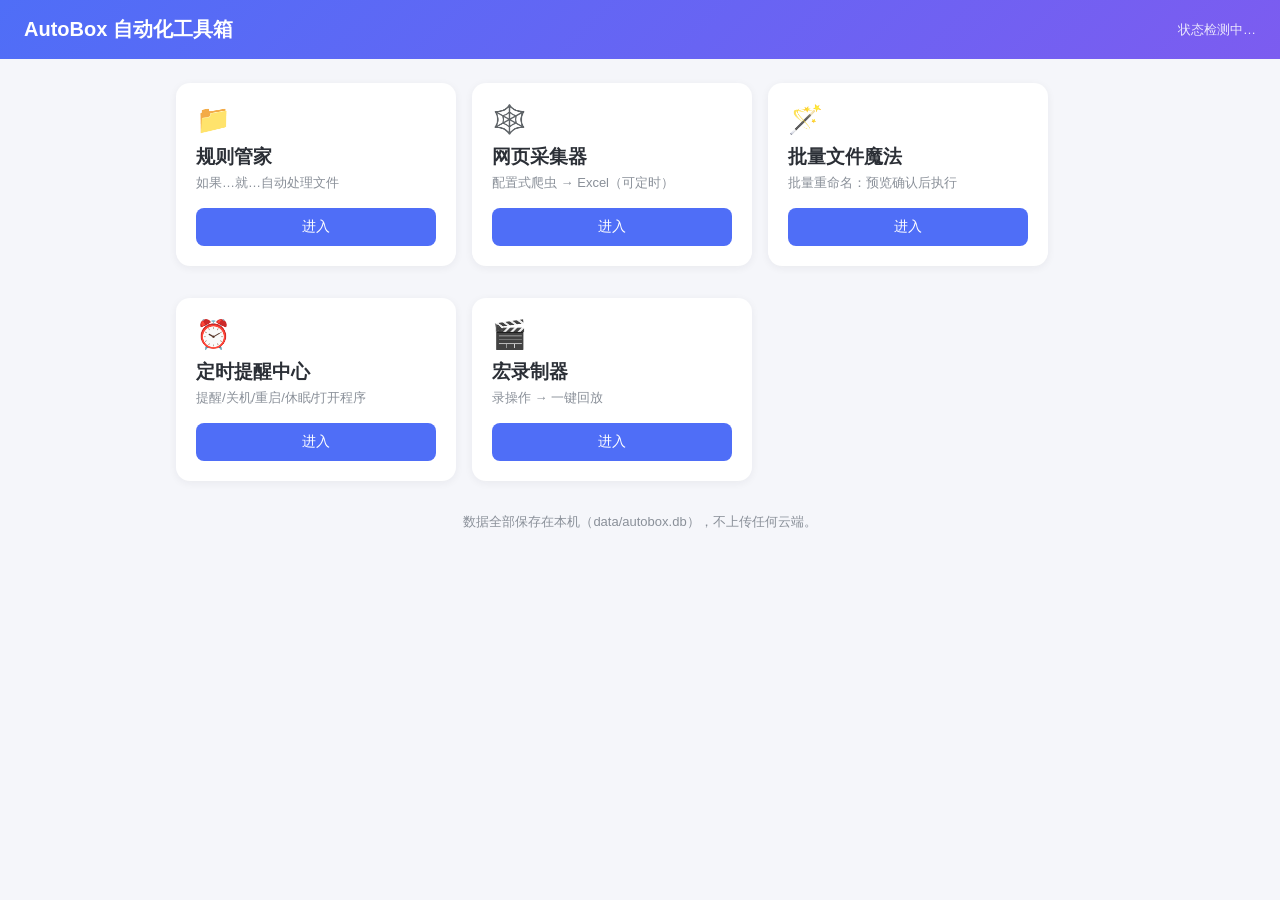
<file: static/index.html>
<!-- ============================================================
  首页：功能中心
  这是打开 AutoBox 看到的第一个页面，展示所有功能模块。
  HTML 语法：标签成对出现 <标签>内容</标签>，标签决定内容是什么。
  ============================================================ -->
<!DOCTYPE html>
<html lang="zh-CN">
<head>
  <!-- meta 标签：charset="utf-8" 告诉浏览器用中文编码，防止乱码 -->
  <meta charset="utf-8">
  <!-- 让页面在手机上也能正常缩放（我们用不到手机，但加上无害） -->
  <meta name="viewport" content="width=device-width, initial-scale=1">
  <!-- 浏览器标签页上显示的名字 -->
  <title>AutoBox 自动化工具箱</title>
  <!-- 引入全局样式表（css/style.css） -->
  <link rel="stylesheet" href="/static/css/style.css">
</head>
<body>

  <!-- 顶部导航栏 -->
  <div class="topbar">
    <span class="topbar-title">AutoBox 自动化工具箱</span>
    <!-- 显示引擎状态的小字（由 JS 填充） -->
    <span id="statusText" style="font-size:13px; opacity:0.85;">状态检测中…</span>
  </div>

  <div class="container">

    <!-- 模块网格：flex 布局，自动换行排列模块卡片 -->
    <div style="display:flex; flex-wrap:wrap; gap:16px;">

      <!-- 模块卡片 1：规则管家（已完成，可点击进入） -->
      <div class="card" style="width:280px; cursor:pointer;" onclick="location.href='/rules.html'">
        <div style="font-size:28px;">📁</div>               <!-- 模块图标（emoji） -->
        <h3 style="margin:8px 0 4px;">规则管家</h3>          <!-- 模块名字 -->
        <div class="muted" style="font-size:13px;">如果…就…自动处理文件</div>  <!-- 模块说明 -->
        <div class="btn btn-primary mt-16" style="text-align:center;">进入</div>  <!-- 进入按钮 -->
      </div>

      <!-- 模块卡片 2：网页采集器（第 2 阶段完成，可进入） -->
      <div class="card" style="width:280px; cursor:pointer;" onclick="location.href='/crawler.html'">
        <div style="font-size:28px;">🕸️</div>
        <h3 style="margin:8px 0 4px;">网页采集器</h3>
        <div class="muted" style="font-size:13px;">配置式爬虫 → Excel（可定时）</div>
        <div class="btn btn-primary mt-16" style="text-align:center;">进入</div>
      </div>

      <!-- 模块卡片 3：批量文件魔法（第 3 阶段完成，可进入） -->
      <div class="card" style="width:280px; cursor:pointer;" onclick="location.href='/batch.html'">
        <div style="font-size:28px;">🪄</div>
        <h3 style="margin:8px 0 4px;">批量文件魔法</h3>
        <div class="muted" style="font-size:13px;">批量重命名：预览确认后执行</div>
        <div class="btn btn-primary mt-16" style="text-align:center;">进入</div>
      </div>

      <!-- 模块卡片 4：定时提醒中心（第 3 阶段完成，可进入） -->
      <div class="card" style="width:280px; cursor:pointer;" onclick="location.href='/timer.html'">
        <div style="font-size:28px;">⏰</div>
        <h3 style="margin:8px 0 4px;">定时提醒中心</h3>
        <div class="muted" style="font-size:13px;">提醒/关机/重启/休眠/打开程序</div>
        <div class="btn btn-primary mt-16" style="text-align:center;">进入</div>
      </div>

      <!-- 模块卡片 5：宏录制器（第 4 阶段完成，可进入） -->
      <div class="card" style="width:280px; cursor:pointer;" onclick="location.href='/macro.html'">
        <div style="font-size:28px;">🎬</div>
        <h3 style="margin:8px 0 4px;">宏录制器</h3>
        <div class="muted" style="font-size:13px;">录操作 → 一键回放</div>
        <div class="btn btn-primary mt-16" style="text-align:center;">进入</div>
      </div>

    </div>

    <!-- 底部提示 -->
    <p class="muted mt-16" style="text-align:center; font-size:13px;">
      数据全部保存在本机（data/autobox.db），不上传任何云端。
    </p>
  </div>

  <!-- 引入 index.js：负责填充引擎状态文字 -->
  <script src="/static/js/index.js"></script>
</body>
</html>
</file>
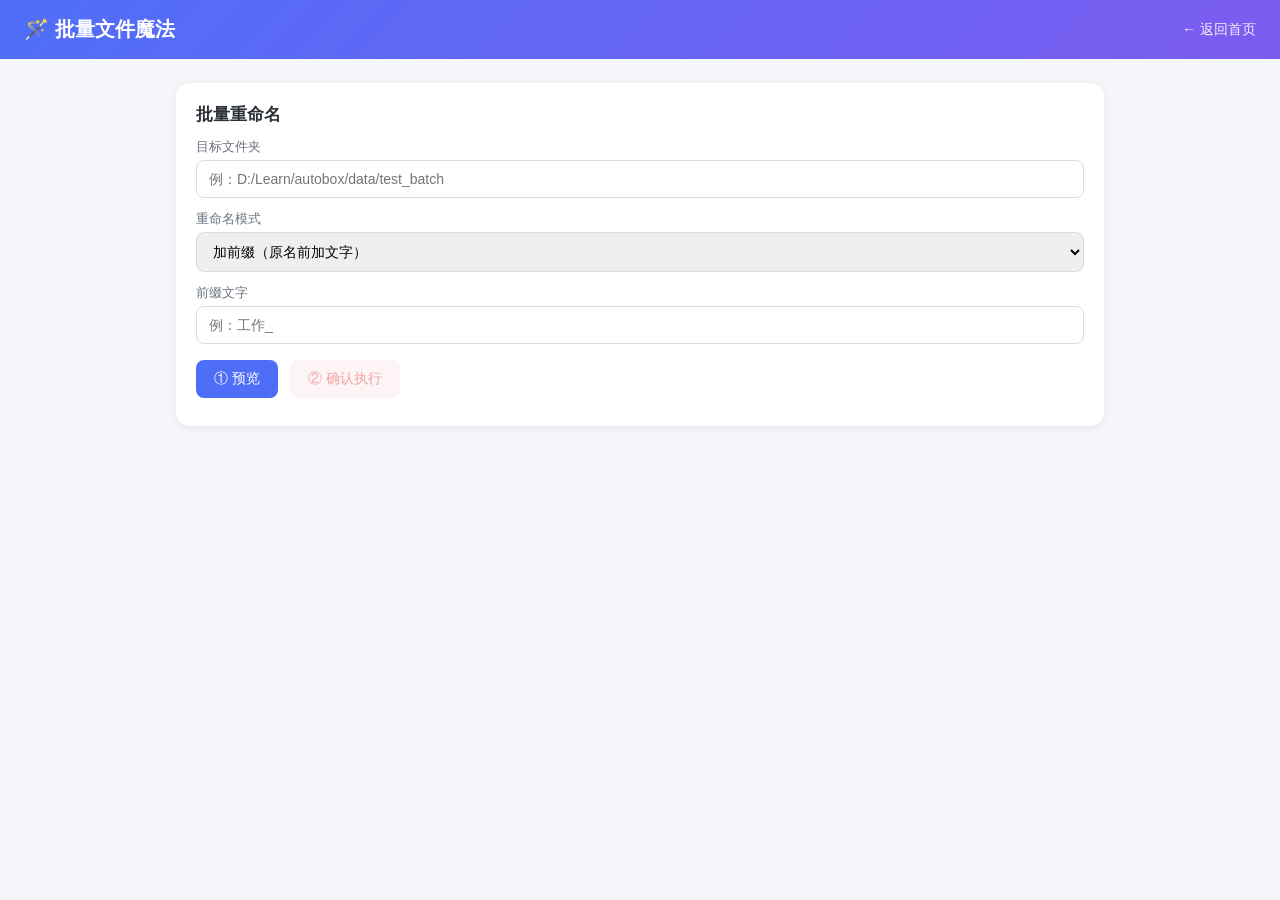
<file: static/batch.html>
<!-- ============================================================
  批量文件魔法：批量重命名工具
  页面流程：填文件夹 → 选模式填参数 → 点预览看对照表 → 确认后执行
  安全原则：先预览后执行，冲突项自动跳过，绝不静默覆盖
  ============================================================ -->
<!DOCTYPE html>
<html lang="zh-CN">
<head>
  <meta charset="utf-8">
  <meta name="viewport" content="width=device-width, initial-scale=1">
  <title>批量文件魔法 - AutoBox</title>
  <link rel="stylesheet" href="/static/css/style.css">
</head>
<body>

  <!-- 顶部导航 -->
  <div class="topbar">
    <span class="topbar-title">🪄 批量文件魔法</span>
    <a href="/">← 返回首页</a>
  </div>

  <div class="container">

    <!-- ============ 配置区 ============ -->
    <div class="card">
      <h3 class="card-title">批量重命名</h3>

      <!-- 目标文件夹 -->
      <label>目标文件夹</label>
      <input id="batchDir" placeholder="例：D:/Learn/autobox/data/test_batch">

      <!-- 重命名模式 -->
      <label>重命名模式</label>
      <select id="batchMode" onchange="updateModeUI()">
        <option value="prefix">加前缀（原名前加文字）</option>
        <option value="suffix">加后缀（扩展名前加文字）</option>
        <option value="replace">替换（把名字里的某段文字换掉）</option>
        <option value="sequence">加序号（001_原名）</option>
      </select>

      <!-- 前缀参数（prefix 模式用） -->
      <div id="paramPrefix" class="mode-params">
        <label>前缀文字</label>
        <input id="prefixText" placeholder="例：工作_">
      </div>

      <!-- 后缀参数（suffix 模式用） -->
      <div id="paramSuffix" class="mode-params" style="display:none;">
        <label>后缀文字</label>
        <input id="suffixText" placeholder="例：_终版">
      </div>

      <!-- 替换参数（replace 模式用） -->
      <div id="paramReplace" class="mode-params" style="display:none;">
        <label>查找文字</label>
        <input id="findText" placeholder="例：副本">
        <label>替换成</label>
        <input id="replaceText" placeholder="例：（留空=删除这段文字）">
      </div>

      <!-- 序号参数（sequence 模式用） -->
      <div id="paramSequence" class="mode-params" style="display:none;">
        <label>序号位置</label>
        <select id="seqPosition">
          <option value="prefix">放在最前面（001_原名）</option>
          <option value="suffix">放在后面（原名_001）</option>
        </select>
      </div>

      <!-- 操作按钮 -->
      <div class="mt-16" style="display:flex; gap:12px;">
        <button class="btn btn-primary" onclick="doPreview()">① 预览</button>
        <button class="btn btn-danger" onclick="doExecute()" id="execBtn" disabled>② 确认执行</button>
      </div>
      <div id="batchError" class="mt-8" style="color:#e5484d; font-size:13px;"></div>
    </div>

    <!-- ============ 预览结果区 ============ -->
    <div class="card" id="previewCard" style="display:none;">
      <h3 class="card-title" id="previewTitle">预览</h3>
      <div id="previewList"></div>
    </div>

    <!-- ============ 执行结果区 ============ -->
    <div class="card" id="resultCard" style="display:none;">
      <h3 class="card-title">执行结果</h3>
      <div id="resultBody"></div>
    </div>

  </div>

  <script src="/static/js/api.js"></script>
  <script src="/static/js/batch.js"></script>
</body>
</html>
</file>
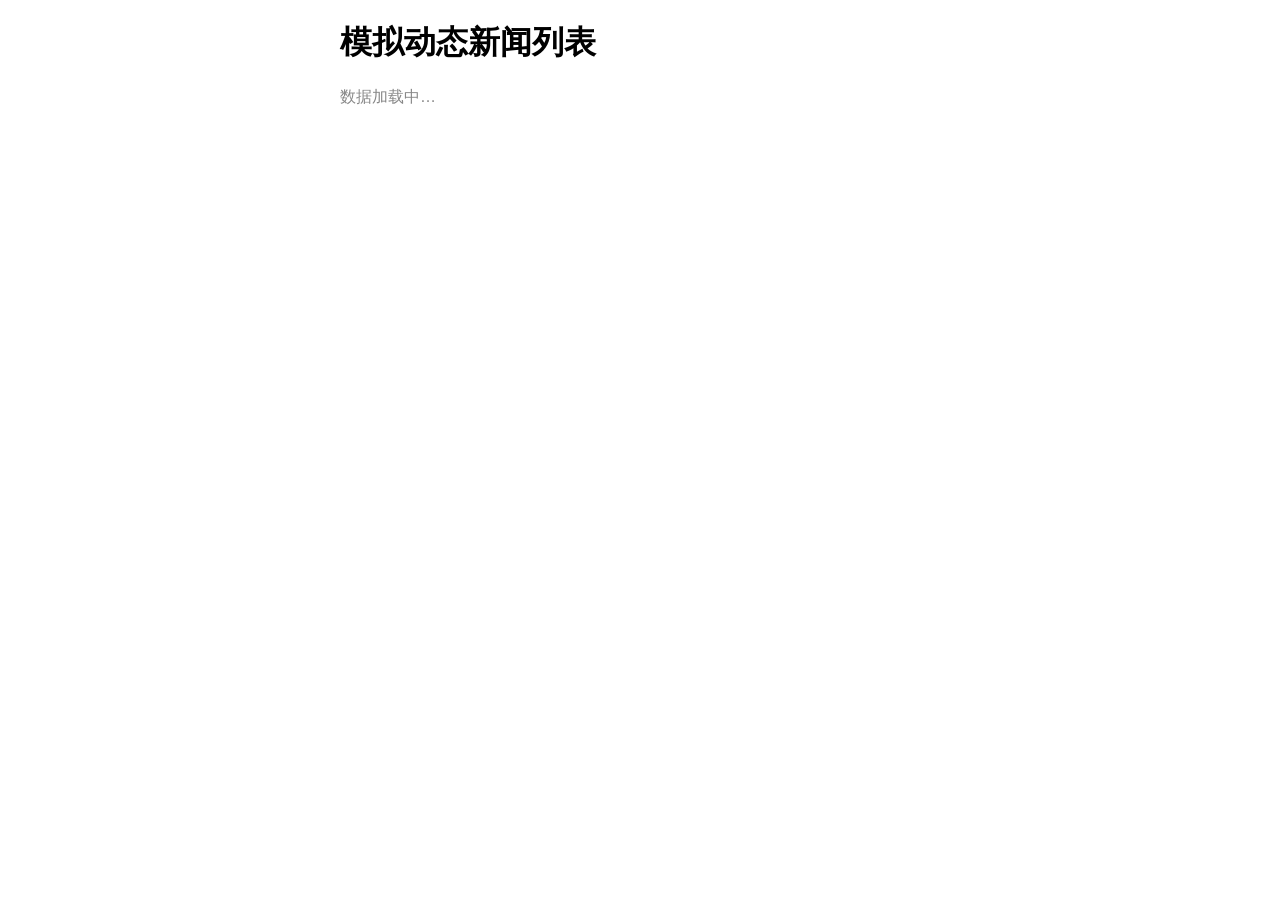
<file: static/test_dynamic.html>
<!-- ============================================================
  动态测试页：模拟"内容靠 JavaScript 动态加载"的网站。
  访问地址：http://127.0.0.1:8000/static/test_dynamic.html
  特点：初始 HTML 是空的（列表区没有内容），2 秒后 JS 才动态填充。
  静态爬虫（requests）抓不到这里的任何内容；
  动态爬虫（Playwright + 等待选择器）能等 JS 加载完再抓到。

  采集器配置参考：
    URL: http://127.0.0.1:8000/static/test_dynamic.html
    ✔ 勾选"动态页面（JS 渲染）"
    等待选择器: div.news-item   （等它出现再抓）
    列表容器选择器: div.news-item
    字段1: 标题 → h2 (text)
    字段2: 链接 → a  (attr.href)
    字段3: 日期 → .date (text)
  ============================================================ -->
<!DOCTYPE html>
<html lang="zh-CN">
<head>
  <meta charset="utf-8">
  <title>模拟动态新闻站 - 仅供测试</title>
  <style>
    body { font-family: sans-serif; max-width: 600px; margin: 20px auto; }
    .news-item { border: 1px solid #ddd; padding: 12px; margin-bottom: 10px; border-radius: 8px; }
    .date { color: #888; font-size: 13px; }
    h2 { margin: 4px 0; font-size: 18px; }
    #loading { color: #888; }
  </style>
</head>
<body>
  <h1>模拟动态新闻列表</h1>

  <!-- 初始提示：JS 还没加载，列表是空的 -->
  <div id="loading">数据加载中…</div>
  <!-- 列表容器：一开始是空的，JS 2 秒后往里面填充内容 -->
  <div id="list"></div>

  <script>
    // 模拟动态加载：2 秒后用 JS 往 #list 里填充新闻（经典动态网站做法）
    setTimeout(function () {
      // 生成 5 条动态新闻的 HTML
      var html = "";
      for (var i = 1; i <= 5; i++) {
        html += '<div class="news-item">'
             +   '<h2>动态新闻第' + i + '条</h2>'
             +   '<a href="/news/dyn' + (100 + i) + '">查看详情</a>'
             +   '<div class="date">2026-08-2' + i + '</div>'
             + '</div>';
      }
      // 填充到列表容器，并隐藏"加载中"提示
      document.getElementById("list").innerHTML = html;
      document.getElementById("loading").style.display = "none";
    }, 2000);   // 2 秒后执行（模拟 JS 异步加载耗时）
  </script>
</body>
</html>
</file>
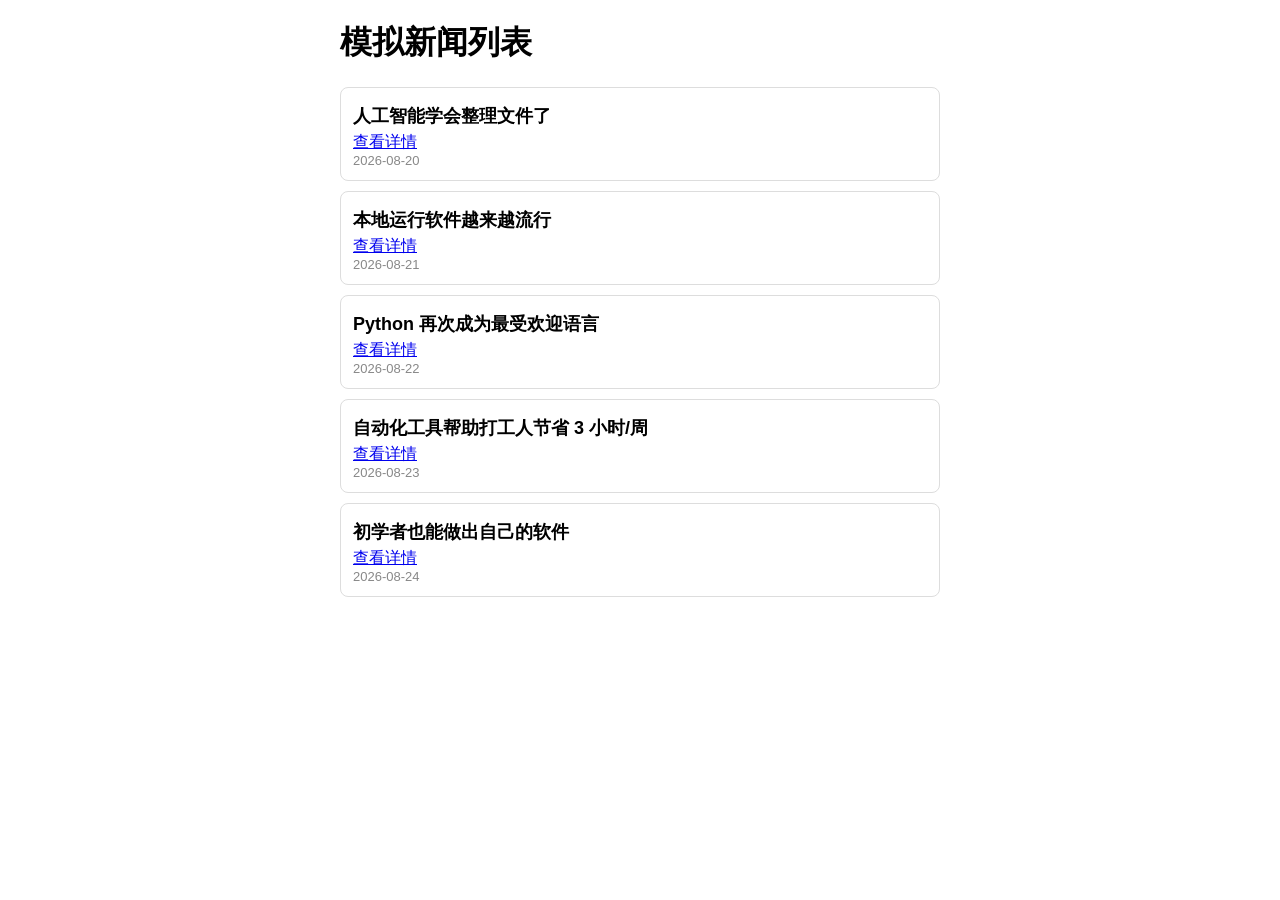
<file: static/test_page.html>
<!-- ============================================================
  本地测试页：模拟一个新闻列表网站，给「网页采集器」练手用。
  访问地址：http://127.0.0.1:8000/static/test_page.html
  采集器配置参考：
    URL: http://127.0.0.1:8000/static/test_page.html
    列表容器选择器: div.news-item
    字段1: 标题  →  h2   (text)
    字段2: 链接  →  a    (attr.href)
    字段3: 日期  →  .date (text)
  ============================================================ -->
<!DOCTYPE html>
<html lang="zh-CN">
<head>
  <meta charset="utf-8">
  <title>模拟新闻站 - 仅供测试</title>
  <style>
    body { font-family: sans-serif; max-width: 600px; margin: 20px auto; }
    .news-item { border: 1px solid #ddd; padding: 12px; margin-bottom: 10px; border-radius: 8px; }
    .date { color: #888; font-size: 13px; }
    h2 { margin: 4px 0; font-size: 18px; }
  </style>
</head>
<body>
  <h1>模拟新闻列表</h1>

  <!-- 每条新闻是一个 div.news-item，里面包含标题(h2)、链接(a)、日期(.date) -->
  <div class="news-item">
    <h2>人工智能学会整理文件了</h2>
    <a href="/news/101">查看详情</a>
    <div class="date">2026-08-20</div>
  </div>

  <div class="news-item">
    <h2>本地运行软件越来越流行</h2>
    <a href="/news/102">查看详情</a>
    <div class="date">2026-08-21</div>
  </div>

  <div class="news-item">
    <h2>Python 再次成为最受欢迎语言</h2>
    <a href="/news/103">查看详情</a>
    <div class="date">2026-08-22</div>
  </div>

  <div class="news-item">
    <h2>自动化工具帮助打工人节省 3 小时/周</h2>
    <a href="/news/104">查看详情</a>
    <div class="date">2026-08-23</div>
  </div>

  <div class="news-item">
    <h2>初学者也能做出自己的软件</h2>
    <a href="/news/105">查看详情</a>
    <div class="date">2026-08-24</div>
  </div>
</body>
</html>
</file>
<file: static/css/style.css>
/* ============================================================
   AutoBox 全局样式
   这份文件控制整个网页“长什么样”：颜色、大小、间距、圆角等。
   CSS 的语法是：选择器 { 属性: 值; }
   选择器决定“给谁设样式”，花括号里是“设什么样式”。
   ============================================================ */

/* ---------- 全局基础设置 ---------- */
/* 用 * 选择器给所有元素设置“盒子模型”，让宽高计算更直观 */
* {
  box-sizing: border-box;  /* 宽度包含内边距和边框，布局不容易乱 */
}

/* body 是整个页面的身体 */
body {
  margin: 0;                    /* 去掉浏览器默认的外边距 */
  font-family: "Microsoft YaHei", "PingFang SC", sans-serif;  /* 中文字体 */
  background: #f5f6fa;          /* 页面背景：淡灰色 */
  color: #2b2f36;               /* 文字主色：深灰 */
}

/* ---------- 顶部导航栏 ---------- */
.topbar {
  background: linear-gradient(135deg, #4f6ef7, #7c5cf0);  /* 渐变紫色背景 */
  color: #fff;                  /* 文字白色 */
  padding: 16px 24px;           /* 上下 16px、左右 24px 的内边距 */
  display: flex;                /* 弹性布局：子元素横排 */
  justify-content: space-between;  /* 子元素两端对齐 */
  align-items: center;          /* 垂直居中 */
}

.topbar-title {
  font-size: 20px;              /* 标题字号 */
  font-weight: 700;             /* 加粗 */
}

.topbar a {
  color: #fff;                  /* 链接白色 */
  text-decoration: none;        /* 去掉下划线 */
  font-size: 14px;
  opacity: 0.9;
}

/* ---------- 内容容器 ---------- */
.container {
  max-width: 960px;             /* 内容最大宽度，太宽时居中 */
  margin: 0 auto;               /* 水平居中 */
  padding: 24px 16px;           /* 内边距 */
}

/* ---------- 卡片（页面上的白色方块） ---------- */
.card {
  background: #fff;             /* 白色背景 */
  border-radius: 14px;          /* 圆角 */
  padding: 20px;                /* 内边距 */
  margin-bottom: 16px;          /* 与下一个元素的距离 */
  box-shadow: 0 2px 8px rgba(31, 41, 55, 0.06);  /* 轻微阴影，有立体感 */
}

.card-title {
  font-size: 17px;
  font-weight: 600;
  margin: 0 0 12px;             /* 上 0、左右 0、下 12px */
}

/* ---------- 按钮 ---------- */
.btn {
  border: none;                 /* 去掉边框 */
  border-radius: 8px;           /* 圆角 */
  padding: 10px 18px;           /* 内边距（上下 10px 左右 18px） */
  font-size: 14px;
  cursor: pointer;              /* 鼠标变成小手 */
  transition: opacity 0.15s;    /* 悬停时有过渡动画 */
}

.btn-primary {
  background: #4f6ef7;          /* 主按钮蓝色 */
  color: #fff;
}

.btn-ghost {
  background: #eef1fe;          /* 次按钮浅蓝 */
  color: #4f6ef7;
}

.btn-danger {
  background: #fdecec;          /* 危险按钮浅红 */
  color: #e5484d;
}

.btn:hover {
  opacity: 0.85;                /* 悬停时稍微变淡 */
}

.btn[disabled] {
  opacity: 0.5;                 /* 禁用按钮变淡 */
  cursor: not-allowed;          /* 鼠标变成禁止符号 */
}

/* ---------- 表单元素 ---------- */
input, select, textarea {
  width: 100%;                  /* 占满宽度 */
  padding: 10px 12px;           /* 内边距 */
  border: 1px solid #d9dce3;    /* 浅灰边框 */
  border-radius: 8px;           /* 圆角 */
  font-size: 14px;
  font-family: inherit;         /* 继承页面字体 */
}

label {
  display: block;               /* 标签独占一行 */
  font-size: 13px;
  color: #6b7280;               /* 灰色文字 */
  margin: 12px 0 4px;           /* 上边距 12px */
}

/* ---------- 规则列表 ---------- */
.rule-item {
  display: flex;                /* 横排 */
  justify-content: space-between;  /* 两端对齐 */
  align-items: center;          /* 垂直居中 */
  padding: 14px 0;              /* 上下内边距 */
  border-bottom: 1px solid #f0f1f5;  /* 底部细线分隔 */
}

.rule-item:last-child {
  border-bottom: none;          /* 最后一项不要分隔线 */
}

.rule-name {
  font-size: 15px;
  font-weight: 600;
}

.rule-desc {
  font-size: 12px;
  color: #8a9099;
  margin-top: 4px;
}

/* 开关样式：启用状态的规则名字带绿色小圆点 */
.dot-on {
  display: inline-block;
  width: 8px;
  height: 8px;
  border-radius: 50%;           /* 圆形 */
  background: #16a34a;          /* 绿色 */
  margin-right: 6px;
}

/* ---------- 日志 ---------- */
.log-item {
  padding: 8px 0;
  border-bottom: 1px solid #f5f6fa;
  font-size: 13px;
}

.log-time {
  color: #8a9099;
  margin-right: 8px;
}

.log-success { color: #16a34a; }   /* 成功日志：绿色 */
.log-error { color: #e5484d; }     /* 错误日志：红色 */
.log-info { color: #4f6ef7; }      /* 信息日志：蓝色 */

/* ---------- 其他 ---------- */
.muted {
  color: #8a9099;               /* 灰色提示文字 */
}

.mt-16 { margin-top: 16px; }    /* 上边距工具类 */
.mt-8 { margin-top: 8px; }

.empty-tip {
  text-align: center;           /* 居中 */
  color: #8a9099;
  padding: 32px 0;              /* 上下内边距，撑出高度 */
}
</file>
